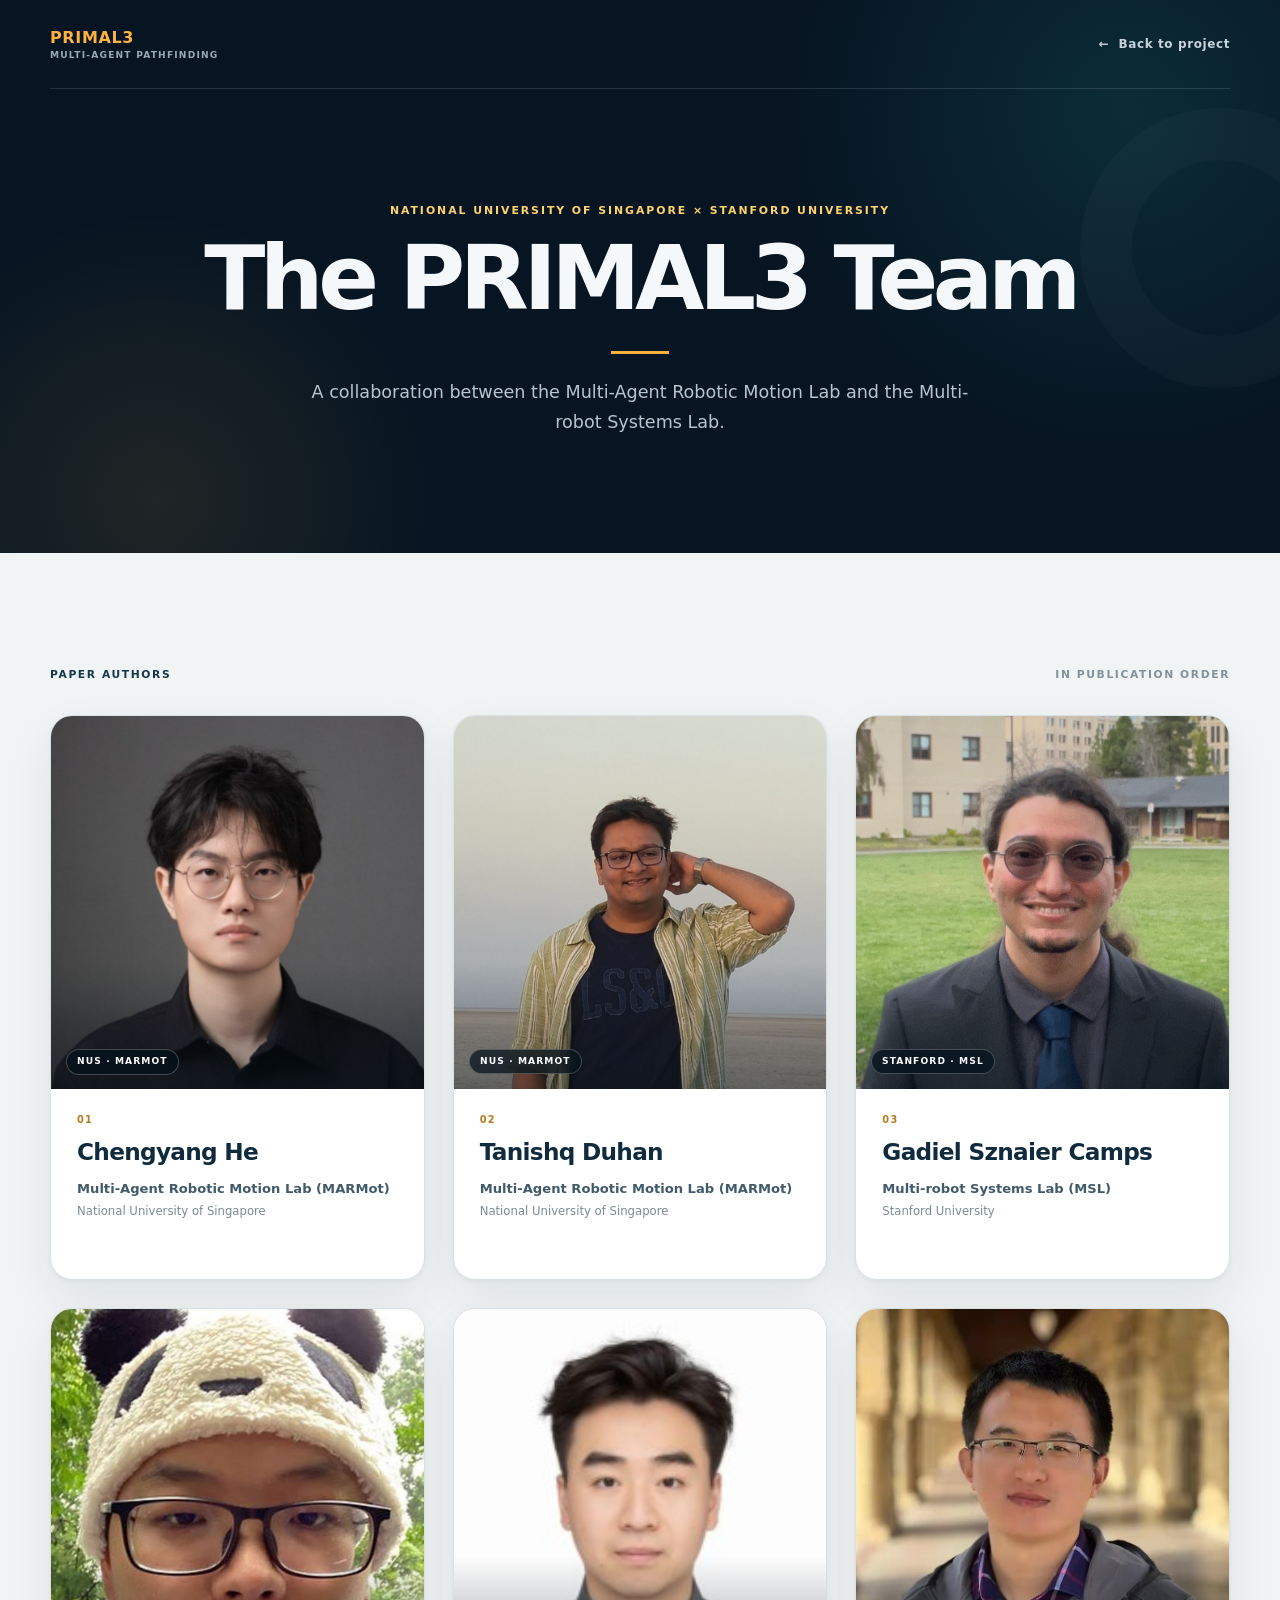
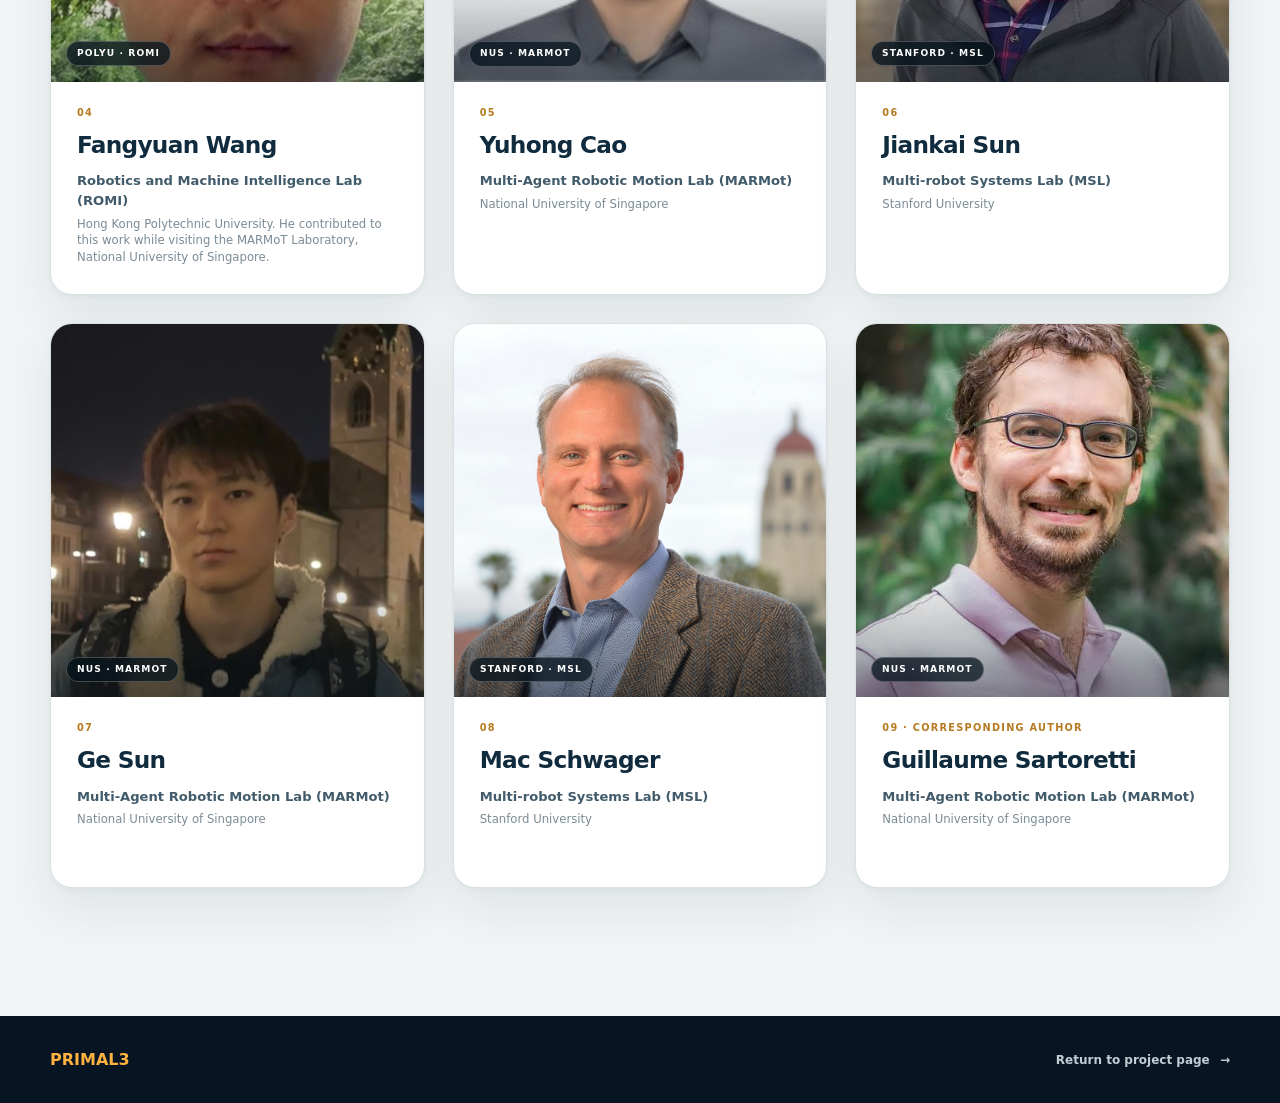
<file: team.html>
<!doctype html>
<html lang="en">
  <head>
    <meta charset="UTF-8" />
    <meta name="viewport" content="width=device-width, initial-scale=1.0" />
    <meta
      name="description"
      content="Meet the authors of PRIMAL3 from the National University of Singapore and Stanford University."
    />
    <title>PRIMAL3 — Team</title>
    <link rel="stylesheet" href="team.css" />
  </head>
  <body>
    <header class="team-hero">
      <nav class="team-nav" aria-label="Team page navigation">
        <a class="team-nav__brand" href="index.html" aria-label="PRIMAL3 home">
          <span>PRIMAL3</span>
          <small>Multi-Agent Pathfinding</small>
        </a>
        <a class="team-nav__back" href="index.html#resources"><span aria-hidden="true">←</span> Back to project</a>
      </nav>

      <div class="team-hero__content">
        <p>National University of Singapore × Stanford University</p>
        <h1>The PRIMAL3 Team</h1>
        <div class="team-hero__rule" aria-hidden="true"></div>
        <p class="team-hero__summary">
          A collaboration between the Multi-Agent Robotic Motion Lab and the Multi-robot Systems Lab.
        </p>
      </div>
    </header>

    <main class="team-main">
      <header class="team-main__header">
        <p>Paper authors</p>
        <span>In publication order</span>
      </header>

      <section class="team-grid" aria-label="PRIMAL3 authors">
        <article class="team-card">
          <div class="team-card__photo">
            <img src="team/Chengyang.jpeg" alt="Chengyang He" />
            <span>NUS · MARMot</span>
          </div>
          <div class="team-card__body">
            <span class="team-card__order">01</span>
            <h2>Chengyang He</h2>
            <p>Multi-Agent Robotic Motion Lab (MARMot)</p>
            <small>National University of Singapore</small>
          </div>
        </article>

        <article class="team-card">
          <div class="team-card__photo">
            <img src="team/Tanishq.jpg" alt="Tanishq Duhan" />
            <span>NUS · MARMot</span>
          </div>
          <div class="team-card__body">
            <span class="team-card__order">02</span>
            <h2>Tanishq Duhan</h2>
            <p>Multi-Agent Robotic Motion Lab (MARMot)</p>
            <small>National University of Singapore</small>
          </div>
        </article>

        <article class="team-card">
          <div class="team-card__photo">
            <img src="team/Gadi.jpeg" alt="Gadiel Sznaier Camps" />
            <span>Stanford · MSL</span>
          </div>
          <div class="team-card__body">
            <span class="team-card__order">03</span>
            <h2>Gadiel Sznaier Camps</h2>
            <p>Multi-robot Systems Lab (MSL)</p>
            <small>Stanford University</small>
          </div>
        </article>

        <article class="team-card">
          <div class="team-card__photo">
            <img src="team/Fangyuan.jpeg" alt="Fangyuan Wang" />
            <span>PolyU · ROMI</span>
          </div>
          <div class="team-card__body">
            <span class="team-card__order">04</span>
            <h2>Fangyuan Wang</h2>
            <p>Robotics and Machine Intelligence Lab (ROMI)</p>
            <small>Hong Kong Polytechnic University. He contributed to this work while visiting the MARMoT Laboratory, National University of Singapore.</small>
          </div>
        </article>

        <article class="team-card">
          <div class="team-card__photo">
            <img src="team/Yuhong.jpeg" alt="Yuhong Cao" />
            <span>NUS · MARMot</span>
          </div>
          <div class="team-card__body">
            <span class="team-card__order">05</span>
            <h2>Yuhong Cao</h2>
            <p>Multi-Agent Robotic Motion Lab (MARMot)</p>
            <small>National University of Singapore</small>
          </div>
        </article>

        <article class="team-card">
          <div class="team-card__photo">
            <img src="team/Jiankai.jpg" alt="Jiankai Sun" />
            <span>Stanford · MSL</span>
          </div>
          <div class="team-card__body">
            <span class="team-card__order">06</span>
            <h2>Jiankai Sun</h2>
            <p>Multi-robot Systems Lab (MSL)</p>
            <small>Stanford University</small>
          </div>
        </article>

        <article class="team-card">
          <div class="team-card__photo">
            <img src="team/Ge.jpg" alt="Ge Sun" />
            <span>NUS · MARMot</span>
          </div>
          <div class="team-card__body">
            <span class="team-card__order">07</span>
            <h2>Ge Sun</h2>
            <p>Multi-Agent Robotic Motion Lab (MARMot)</p>
            <small>National University of Singapore</small>
          </div>
        </article>

        <article class="team-card">
          <div class="team-card__photo">
            <img src="team/Mac.jpg" alt="Mac Schwager" />
            <span>Stanford · MSL</span>
          </div>
          <div class="team-card__body">
            <span class="team-card__order">08</span>
            <h2>Mac Schwager</h2>
            <p>Multi-robot Systems Lab (MSL)</p>
            <small>Stanford University</small>
          </div>
        </article>

        <article class="team-card">
          <div class="team-card__photo">
            <img src="team/Guillaume.jpeg" alt="Guillaume Sartoretti" />
            <span>NUS · MARMot</span>
          </div>
          <div class="team-card__body">
            <span class="team-card__order">09 · Corresponding author</span>
            <h2>Guillaume Sartoretti</h2>
            <p>Multi-Agent Robotic Motion Lab (MARMot)</p>
            <small>National University of Singapore</small>
          </div>
        </article>
      </section>
    </main>

    <footer class="team-footer">
      <p>PRIMAL3</p>
      <a href="index.html">Return to project page <span aria-hidden="true">→</span></a>
    </footer>
  </body>
</html>
</file>
<file: team.css>
:root {
  --navy: #071522;
  --ink: #132a3a;
  --muted: #667985;
  --paper: #f1f4f5;
  --accent: #ffb23f;
  --teal: #178f94;
}

*,
*::before,
*::after {
  box-sizing: border-box;
}

html,
body {
  margin: 0;
  min-width: 320px;
  min-height: 100%;
}

body {
  background: var(--paper);
  color: var(--ink);
  font-family:
    Inter, ui-sans-serif, system-ui, -apple-system, BlinkMacSystemFont, "Segoe UI",
    sans-serif;
  -webkit-font-smoothing: antialiased;
}

.team-hero {
  position: relative;
  overflow: hidden;
  padding: 0 0 clamp(74px, 9vw, 126px);
  background:
    radial-gradient(circle at 88% 20%, rgba(28, 151, 155, 0.18), transparent 28%),
    radial-gradient(circle at 12% 90%, rgba(255, 178, 63, 0.1), transparent 23%),
    var(--navy);
  color: #f5f8fa;
}

.team-hero::after {
  position: absolute;
  top: 108px;
  right: -80px;
  width: 280px;
  height: 280px;
  border: 52px solid rgba(255, 255, 255, 0.025);
  border-radius: 50%;
  content: "";
}

.team-nav {
  position: relative;
  z-index: 1;
  display: flex;
  width: min(1180px, calc(100% - 48px));
  margin: 0 auto;
  padding: 28px 0;
  align-items: center;
  justify-content: space-between;
  border-bottom: 1px solid rgba(255, 255, 255, 0.12);
}

.team-nav a {
  color: inherit;
  text-decoration: none;
}

.team-nav__brand {
  display: flex;
  flex-direction: column;
}

.team-nav__brand span {
  color: var(--accent);
  font-size: 1rem;
  font-weight: 850;
  letter-spacing: 0.04em;
}

.team-nav__brand small {
  margin-top: 3px;
  color: #98aab6;
  font-size: 0.57rem;
  font-weight: 700;
  letter-spacing: 0.13em;
  text-transform: uppercase;
}

.team-nav__back {
  display: flex;
  align-items: center;
  gap: 9px;
  color: #c8d3da !important;
  font-size: 0.75rem;
  font-weight: 720;
  letter-spacing: 0.05em;
  transition: color 180ms ease;
}

.team-nav__back:hover,
.team-nav__back:focus-visible {
  color: #fff !important;
}

.team-hero__content {
  position: relative;
  z-index: 1;
  width: min(940px, calc(100% - 48px));
  margin: clamp(66px, 9vw, 126px) auto 0;
  text-align: center;
}

.team-hero__content > p:first-child {
  margin: 0 0 18px;
  color: #ffd36a;
  font-size: 0.68rem;
  font-weight: 800;
  letter-spacing: 0.18em;
  text-transform: uppercase;
}

.team-hero h1 {
  margin: 0;
  font-size: clamp(2.7rem, 7vw, 6.2rem);
  font-weight: 730;
  letter-spacing: -0.06em;
  line-height: 0.98;
}

.team-hero__rule {
  width: 58px;
  height: 3px;
  margin: 28px auto 24px;
  background: var(--accent);
}

.team-hero__summary {
  max-width: 660px;
  margin: 0 auto;
  color: #b7c5ce;
  font-size: clamp(0.95rem, 1.5vw, 1.1rem);
  line-height: 1.7;
}

.team-main {
  width: min(1180px, calc(100% - 48px));
  margin: 0 auto;
  padding: clamp(76px, 9vw, 124px) 0 clamp(90px, 10vw, 144px);
}

.team-main__header {
  display: flex;
  margin-bottom: 34px;
  align-items: center;
  justify-content: space-between;
  gap: 20px;
}

.team-main__header p,
.team-main__header span {
  margin: 0;
  font-size: 0.67rem;
  font-weight: 820;
  letter-spacing: 0.15em;
  text-transform: uppercase;
}

.team-main__header p {
  color: #15384d;
}

.team-main__header span {
  color: #83919a;
}

.team-grid {
  display: grid;
  grid-template-columns: repeat(3, minmax(0, 1fr));
  gap: clamp(18px, 2.4vw, 28px);
}

.team-card {
  overflow: hidden;
  border: 1px solid #d8e1e5;
  border-radius: clamp(15px, 1.8vw, 22px);
  background: #fff;
  box-shadow:
    0 20px 48px rgba(15, 39, 54, 0.08),
    0 2px 5px rgba(15, 39, 54, 0.04);
}

.team-card__photo {
  position: relative;
  aspect-ratio: 1;
  overflow: hidden;
  background: #dfe6e9;
}

.team-card__photo::after {
  position: absolute;
  inset: 0;
  background: linear-gradient(180deg, transparent 66%, rgba(4, 17, 27, 0.42));
  content: "";
  pointer-events: none;
}

.team-card__photo img {
  display: block;
  width: 100%;
  height: 100%;
  object-fit: cover;
}

.team-card__photo > span {
  position: absolute;
  z-index: 1;
  bottom: 15px;
  left: 15px;
  padding: 7px 10px;
  border: 1px solid rgba(255, 255, 255, 0.23);
  border-radius: 999px;
  background: rgba(4, 17, 27, 0.72);
  color: #fff;
  font-size: 0.57rem;
  font-weight: 800;
  letter-spacing: 0.12em;
  line-height: 1;
  text-transform: uppercase;
  backdrop-filter: blur(8px);
}

.team-card__body {
  min-height: 190px;
  padding: 25px 26px 28px;
}

.team-card__order {
  display: block;
  margin-bottom: 14px;
  color: #b77a20;
  font-size: 0.61rem;
  font-weight: 820;
  letter-spacing: 0.13em;
  text-transform: uppercase;
}

.team-card h2 {
  margin: 0 0 13px;
  color: #102b3d;
  font-size: clamp(1.15rem, 2vw, 1.45rem);
  letter-spacing: -0.03em;
  line-height: 1.15;
}

.team-card__body p {
  margin: 0;
  color: #415b6a;
  font-size: 0.82rem;
  font-weight: 620;
  line-height: 1.5;
}

.team-card__body small {
  display: block;
  margin-top: 5px;
  color: #7b8b95;
  font-size: 0.73rem;
  line-height: 1.45;
}

.team-footer {
  display: flex;
  padding: 34px max(24px, calc((100vw - 1180px) / 2));
  align-items: center;
  justify-content: space-between;
  gap: 24px;
  background: var(--navy);
  color: #c2cdd4;
}

.team-footer p {
  margin: 0;
  color: var(--accent);
  font-weight: 850;
}

.team-footer a {
  color: inherit;
  font-size: 0.75rem;
  font-weight: 720;
  text-decoration: none;
}

.team-footer a span {
  display: inline-block;
  margin-left: 6px;
  transition: transform 180ms ease;
}

.team-footer a:hover span {
  transform: translateX(4px);
}

@media (max-width: 880px) {
  .team-grid {
    grid-template-columns: repeat(2, minmax(0, 1fr));
  }
}

@media (max-width: 580px) {
  .team-nav,
  .team-main {
    width: min(100% - 30px, 520px);
  }

  .team-hero__content {
    width: min(100% - 30px, 520px);
  }

  .team-nav__brand small {
    display: none;
  }

  .team-grid {
    grid-template-columns: 1fr;
  }

  .team-card__body {
    min-height: 0;
  }

  .team-footer {
    align-items: flex-start;
    flex-direction: column;
  }
}
</file>
